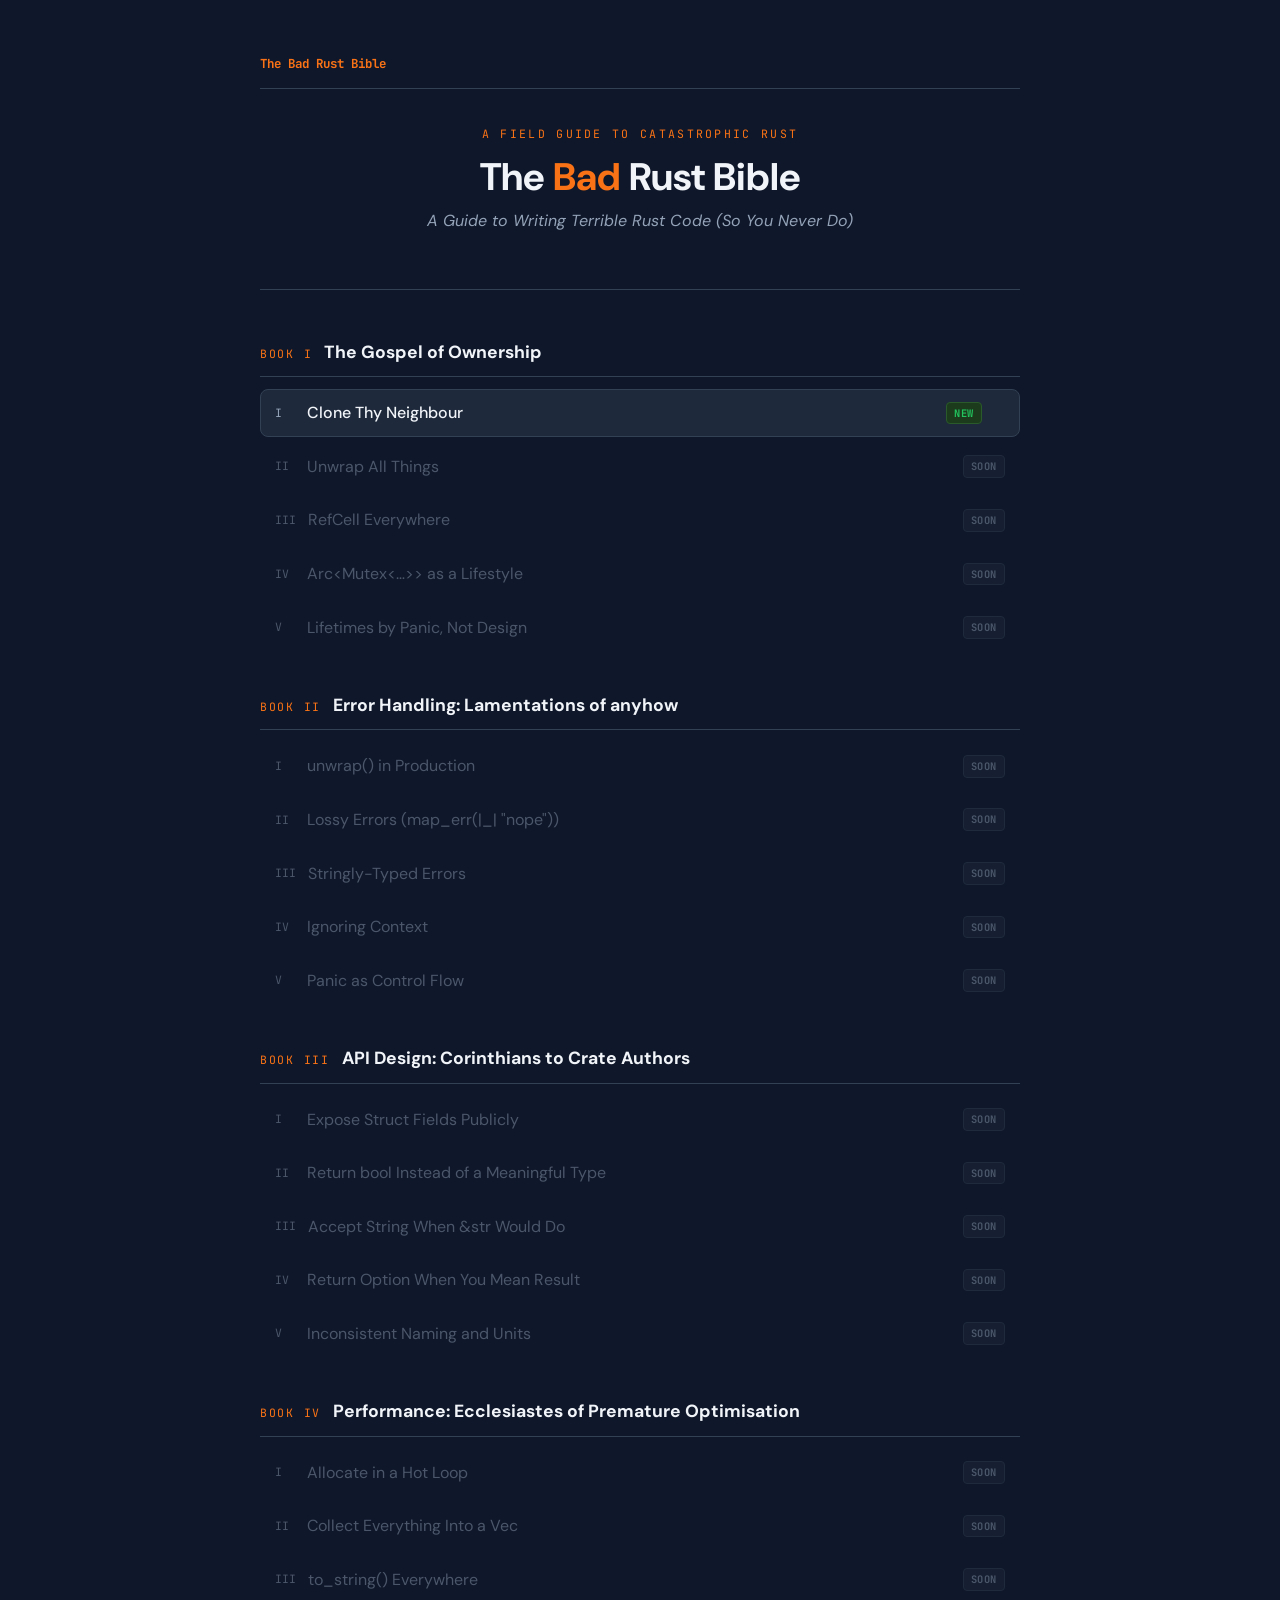
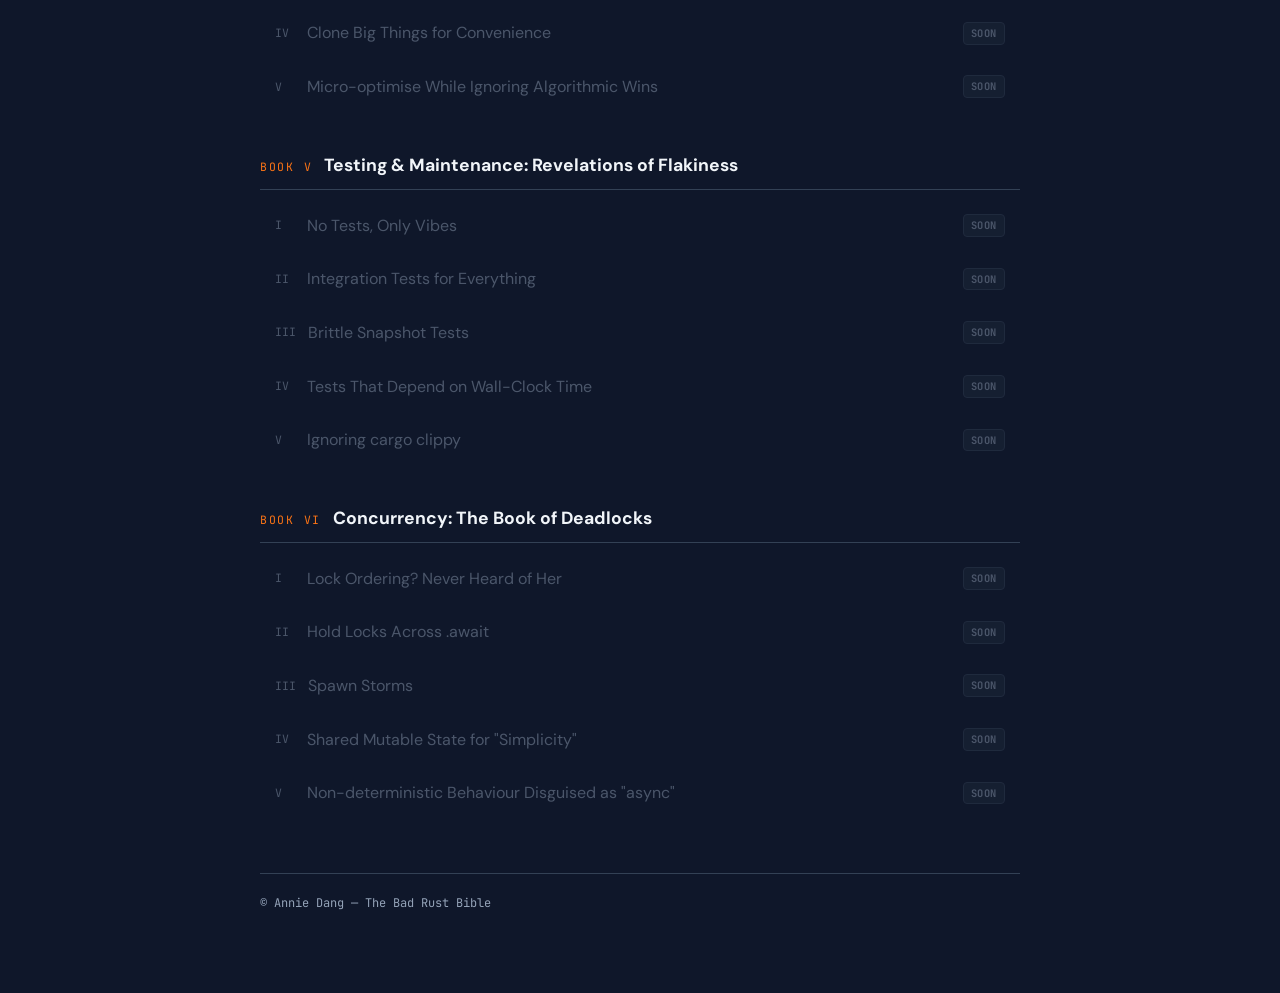
<file: docs/index.html>
<!DOCTYPE html>
<html lang="en">
<head>
    <meta charset="UTF-8" />
    <meta name="viewport" content="width=device-width, initial-scale=1.0" />
    <title>The Bad Rust Bible</title>
    <link rel="preconnect" href="https://fonts.googleapis.com">
    <link href="https://fonts.googleapis.com/css2?family=JetBrains+Mono:wght@400;700&family=DM+Sans:wght@400;500;700&display=swap" rel="stylesheet">
    <link rel="stylesheet" href="site.css">
    <style>
        :root {
            --bg-color: #0f172a;
            --card-bg: #1e293b;
            --text-main: #f1f5f9;
            --text-dim: #94a3b8;
            --accent: #f97316;
            --danger: #ef4444;
            --success: #22c55e;
            --border: #334155;
            --purple: #a78bfa;
            --blue: #60a5fa;
            --yellow: #fbbf24;
        }

        * { box-sizing: border-box; margin: 0; padding: 0; }

        body {
            font-family: 'DM Sans', sans-serif;
            background-color: var(--bg-color);
            color: var(--text-main);
            line-height: 1.6;
            padding: 40px 20px 80px;
            display: flex;
            justify-content: center;
        }

        .container { max-width: 760px; width: 100%; }

        /* ── Header ── */
        header {
            text-align: center;
            margin-bottom: 48px;
            padding-bottom: 32px;
            border-bottom: 1px solid var(--border);
        }

        .book-eyebrow {
            font-family: 'JetBrains Mono', monospace;
            font-size: 0.72rem;
            letter-spacing: 0.2em;
            text-transform: uppercase;
            color: var(--accent);
            margin-bottom: 12px;
        }

        h1 {
            font-size: 2.4rem;
            font-weight: 700;
            line-height: 1.15;
            margin-bottom: 8px;
            color: var(--text-main);
        }

        h1 span { color: var(--accent); }

        .tagline {
            font-style: italic;
            color: var(--text-dim);
            font-size: 1rem;
            margin-bottom: 24px;
        }

        .epigraph {
            background: var(--card-bg);
            border-left: 4px solid var(--accent);
            border-radius: 0 8px 8px 0;
            padding: 16px 20px;
            font-style: italic;
            color: var(--text-dim);
            font-size: 0.9rem;
            text-align: left;
            max-width: 600px;
            margin: 0 auto;
        }

        /* ── Books ── */
        .book {
            margin-bottom: 40px;
        }

        .book-header {
            display: flex;
            align-items: baseline;
            gap: 12px;
            margin-bottom: 12px;
            padding-bottom: 10px;
            border-bottom: 1px solid var(--border);
        }

        .book-number {
            font-family: 'JetBrains Mono', monospace;
            font-size: 0.72rem;
            letter-spacing: 0.15em;
            text-transform: uppercase;
            color: var(--accent);
            white-space: nowrap;
        }

        .book-title {
            font-size: 1.1rem;
            font-weight: 700;
            color: var(--text-main);
        }

        .book-subtitle {
            font-size: 0.82rem;
            color: var(--text-dim);
            font-style: italic;
            margin-left: auto;
            white-space: nowrap;
        }

        /* ── Chapter list ── */
        .chapters {
            list-style: none;
            display: flex;
            flex-direction: column;
            gap: 6px;
        }

        .chapter {
            display: flex;
            align-items: center;
            gap: 12px;
            padding: 10px 14px;
            border-radius: 8px;
            border: 1px solid transparent;
            transition: border-color 0.15s, background 0.15s;
        }

        .chapter.available {
            border-color: var(--border);
            background: var(--card-bg);
        }

        .chapter.available:hover {
            border-color: var(--accent);
            background: #1e293b;
        }

        .chapter.available a {
            color: var(--text-main);
            text-decoration: none;
            font-weight: 500;
            flex: 1;
        }

        .chapter.available:hover a {
            color: var(--accent);
        }

        .chapter.soon {
            border-color: transparent;
            background: transparent;
            opacity: 0.45;
            cursor: default;
        }

        .chapter.soon .chapter-name {
            color: var(--text-dim);
            flex: 1;
        }

        .chapter-num {
            font-family: 'JetBrains Mono', monospace;
            font-size: 0.72rem;
            color: var(--text-dim);
            min-width: 20px;
        }

        .chapter-arrow {
            color: var(--accent);
            font-size: 0.85rem;
            opacity: 0;
            transition: opacity 0.15s;
        }

        .chapter.available:hover .chapter-arrow {
            opacity: 1;
        }

        .badge {
            font-family: 'JetBrains Mono', monospace;
            font-size: 0.65rem;
            padding: 2px 7px;
            border-radius: 4px;
            font-weight: 700;
            letter-spacing: 0.05em;
        }

        .badge-new {
            background: #1c3a1c;
            color: var(--success);
            border: 1px solid #2a5a2a;
        }

        .badge-wip {
            background: #2a1e0a;
            color: var(--yellow);
            border: 1px solid #4a3510;
        }

        .badge-soon {
            background: #1e293b;
            color: var(--text-dim);
            border: 1px solid var(--border);
        }

    </style>
</head>
<body>
<div class="container">

    <div id="site-nav"></div>

    <header>
        <div class="book-eyebrow">A Field Guide to Catastrophic Rust</div>
        <h1>The <span>Bad</span> Rust Bible</h1>
        <p class="tagline">A Guide to Writing Terrible Rust Code (So You Never Do)</p>
    </header>

    <!-- ── Book I ── -->
    <div class="book">
        <div class="book-header">
            <span class="book-number">Book I</span>
            <span class="book-title">The Gospel of Ownership</span>
        </div>
        <ul class="chapters">
            <li class="chapter available">
                <span class="chapter-num">I</span>
                <a href="ownership/Temptation_of_cloning.html">Clone Thy Neighbour</a>
                <span class="badge badge-new">NEW</span>
                <span class="chapter-arrow">→</span>
            </li>
            <li class="chapter soon">
                <span class="chapter-num">II</span>
                <span class="chapter-name">Unwrap All Things</span>
                <span class="badge badge-soon">SOON</span>
            </li>
            <li class="chapter soon">
                <span class="chapter-num">III</span>
                <span class="chapter-name">RefCell Everywhere</span>
                <span class="badge badge-soon">SOON</span>
            </li>
            <li class="chapter soon">
                <span class="chapter-num">IV</span>
                <span class="chapter-name">Arc&lt;Mutex&lt;…&gt;&gt; as a Lifestyle</span>
                <span class="badge badge-soon">SOON</span>
            </li>
            <li class="chapter soon">
                <span class="chapter-num">V</span>
                <span class="chapter-name">Lifetimes by Panic, Not Design</span>
                <span class="badge badge-soon">SOON</span>
            </li>
        </ul>
    </div>

    <!-- ── Book II ── -->
    <div class="book">
        <div class="book-header">
            <span class="book-number">Book II</span>
            <span class="book-title">Error Handling: Lamentations of anyhow</span>
        </div>
        <ul class="chapters">
            <li class="chapter soon"><span class="chapter-num">I</span><span class="chapter-name">unwrap() in Production</span><span class="badge badge-soon">SOON</span></li>
            <li class="chapter soon"><span class="chapter-num">II</span><span class="chapter-name">Lossy Errors (map_err(|_| "nope"))</span><span class="badge badge-soon">SOON</span></li>
            <li class="chapter soon"><span class="chapter-num">III</span><span class="chapter-name">Stringly-Typed Errors</span><span class="badge badge-soon">SOON</span></li>
            <li class="chapter soon"><span class="chapter-num">IV</span><span class="chapter-name">Ignoring Context</span><span class="badge badge-soon">SOON</span></li>
            <li class="chapter soon"><span class="chapter-num">V</span><span class="chapter-name">Panic as Control Flow</span><span class="badge badge-soon">SOON</span></li>
        </ul>
    </div>

    <!-- ── Book III ── -->
    <div class="book">
        <div class="book-header">
            <span class="book-number">Book III</span>
            <span class="book-title">API Design: Corinthians to Crate Authors</span>
        </div>
        <ul class="chapters">
            <li class="chapter soon"><span class="chapter-num">I</span><span class="chapter-name">Expose Struct Fields Publicly</span><span class="badge badge-soon">SOON</span></li>
            <li class="chapter soon"><span class="chapter-num">II</span><span class="chapter-name">Return bool Instead of a Meaningful Type</span><span class="badge badge-soon">SOON</span></li>
            <li class="chapter soon"><span class="chapter-num">III</span><span class="chapter-name">Accept String When &amp;str Would Do</span><span class="badge badge-soon">SOON</span></li>
            <li class="chapter soon"><span class="chapter-num">IV</span><span class="chapter-name">Return Option When You Mean Result</span><span class="badge badge-soon">SOON</span></li>
            <li class="chapter soon"><span class="chapter-num">V</span><span class="chapter-name">Inconsistent Naming and Units</span><span class="badge badge-soon">SOON</span></li>
        </ul>
    </div>

    <!-- ── Book IV ── -->
    <div class="book">
        <div class="book-header">
            <span class="book-number">Book IV</span>
            <span class="book-title">Performance: Ecclesiastes of Premature Optimisation</span>
        </div>
        <ul class="chapters">
            <li class="chapter soon"><span class="chapter-num">I</span><span class="chapter-name">Allocate in a Hot Loop</span><span class="badge badge-soon">SOON</span></li>
            <li class="chapter soon"><span class="chapter-num">II</span><span class="chapter-name">Collect Everything Into a Vec</span><span class="badge badge-soon">SOON</span></li>
            <li class="chapter soon"><span class="chapter-num">III</span><span class="chapter-name">to_string() Everywhere</span><span class="badge badge-soon">SOON</span></li>
            <li class="chapter soon"><span class="chapter-num">IV</span><span class="chapter-name">Clone Big Things for Convenience</span><span class="badge badge-soon">SOON</span></li>
            <li class="chapter soon"><span class="chapter-num">V</span><span class="chapter-name">Micro-optimise While Ignoring Algorithmic Wins</span><span class="badge badge-soon">SOON</span></li>
        </ul>
    </div>

    <!-- ── Book V ── -->
    <div class="book">
        <div class="book-header">
            <span class="book-number">Book V</span>
            <span class="book-title">Testing &amp; Maintenance: Revelations of Flakiness</span>
        </div>
        <ul class="chapters">
            <li class="chapter soon"><span class="chapter-num">I</span><span class="chapter-name">No Tests, Only Vibes</span><span class="badge badge-soon">SOON</span></li>
            <li class="chapter soon"><span class="chapter-num">II</span><span class="chapter-name">Integration Tests for Everything</span><span class="badge badge-soon">SOON</span></li>
            <li class="chapter soon"><span class="chapter-num">III</span><span class="chapter-name">Brittle Snapshot Tests</span><span class="badge badge-soon">SOON</span></li>
            <li class="chapter soon"><span class="chapter-num">IV</span><span class="chapter-name">Tests That Depend on Wall-Clock Time</span><span class="badge badge-soon">SOON</span></li>
            <li class="chapter soon"><span class="chapter-num">V</span><span class="chapter-name">Ignoring cargo clippy</span><span class="badge badge-soon">SOON</span></li>
        </ul>
    </div>

    <!-- ── Book VI ── -->
    <div class="book">
        <div class="book-header">
            <span class="book-number">Book VI</span>
            <span class="book-title">Concurrency: The Book of Deadlocks</span>
        </div>
        <ul class="chapters">
            <li class="chapter soon"><span class="chapter-num">I</span><span class="chapter-name">Lock Ordering? Never Heard of Her</span><span class="badge badge-soon">SOON</span></li>
            <li class="chapter soon"><span class="chapter-num">II</span><span class="chapter-name">Hold Locks Across .await</span><span class="badge badge-soon">SOON</span></li>
            <li class="chapter soon"><span class="chapter-num">III</span><span class="chapter-name">Spawn Storms</span><span class="badge badge-soon">SOON</span></li>
            <li class="chapter soon"><span class="chapter-num">IV</span><span class="chapter-name">Shared Mutable State for "Simplicity"</span><span class="badge badge-soon">SOON</span></li>
            <li class="chapter soon"><span class="chapter-num">V</span><span class="chapter-name">Non-deterministic Behaviour Disguised as "async"</span><span class="badge badge-soon">SOON</span></li>
        </ul>
    </div>

    <div id="site-footer"></div>

</div>
<script>window.SITE_CONFIG = { root: '' };</script>
<script src="site.js"></script>
</body>
</html>
</file>
<file: docs/site.css>
/* ── Shared site chrome: nav + footer ── */

#site-nav {
    display: flex;
    align-items: center;
    justify-content: space-between;
    padding: 14px 0;
    margin-bottom: 36px;
    border-bottom: 1px solid var(--border);
    font-family: 'JetBrains Mono', monospace;
    font-size: 0.78rem;
    flex-wrap: wrap;
    gap: 8px;
}

#site-nav .nav-left {
    display: flex;
    align-items: center;
    flex-wrap: wrap;
    gap: 0;
}

#site-nav .site-title {
    color: var(--accent);
    font-weight: 700;
    text-decoration: none;
}

#site-nav .breadcrumb {
    display: inline-flex;
    align-items: center;
    color: var(--text-dim);
}

#site-nav .breadcrumb .sep {
    color: var(--border);
    margin: 0 8px;
}

#site-nav .breadcrumb a {
    color: var(--text-dim);
    text-decoration: none;
    transition: color 0.15s;
}

#site-nav .breadcrumb a:hover {
    color: var(--accent);
}

#site-nav .breadcrumb .crumb-current {
    color: var(--text-dim);
}

#site-nav .nav-back {
    color: var(--text-dim);
    text-decoration: none;
    transition: color 0.15s;
    white-space: nowrap;
}

#site-nav .nav-back:hover {
    color: var(--accent);
}

#site-footer {
    margin-top: 56px;
    padding-top: 20px;
    border-top: 1px solid var(--border);
    font-family: 'JetBrains Mono', monospace;
    font-size: 0.75rem;
    color: var(--text-dim);
    display: flex;
    justify-content: space-between;
    align-items: center;
    flex-wrap: wrap;
    gap: 8px;
}

#site-footer a {
    color: var(--text-dim);
    text-decoration: none;
    transition: color 0.15s;
}

#site-footer a:hover {
    color: var(--accent);
}
</file>
